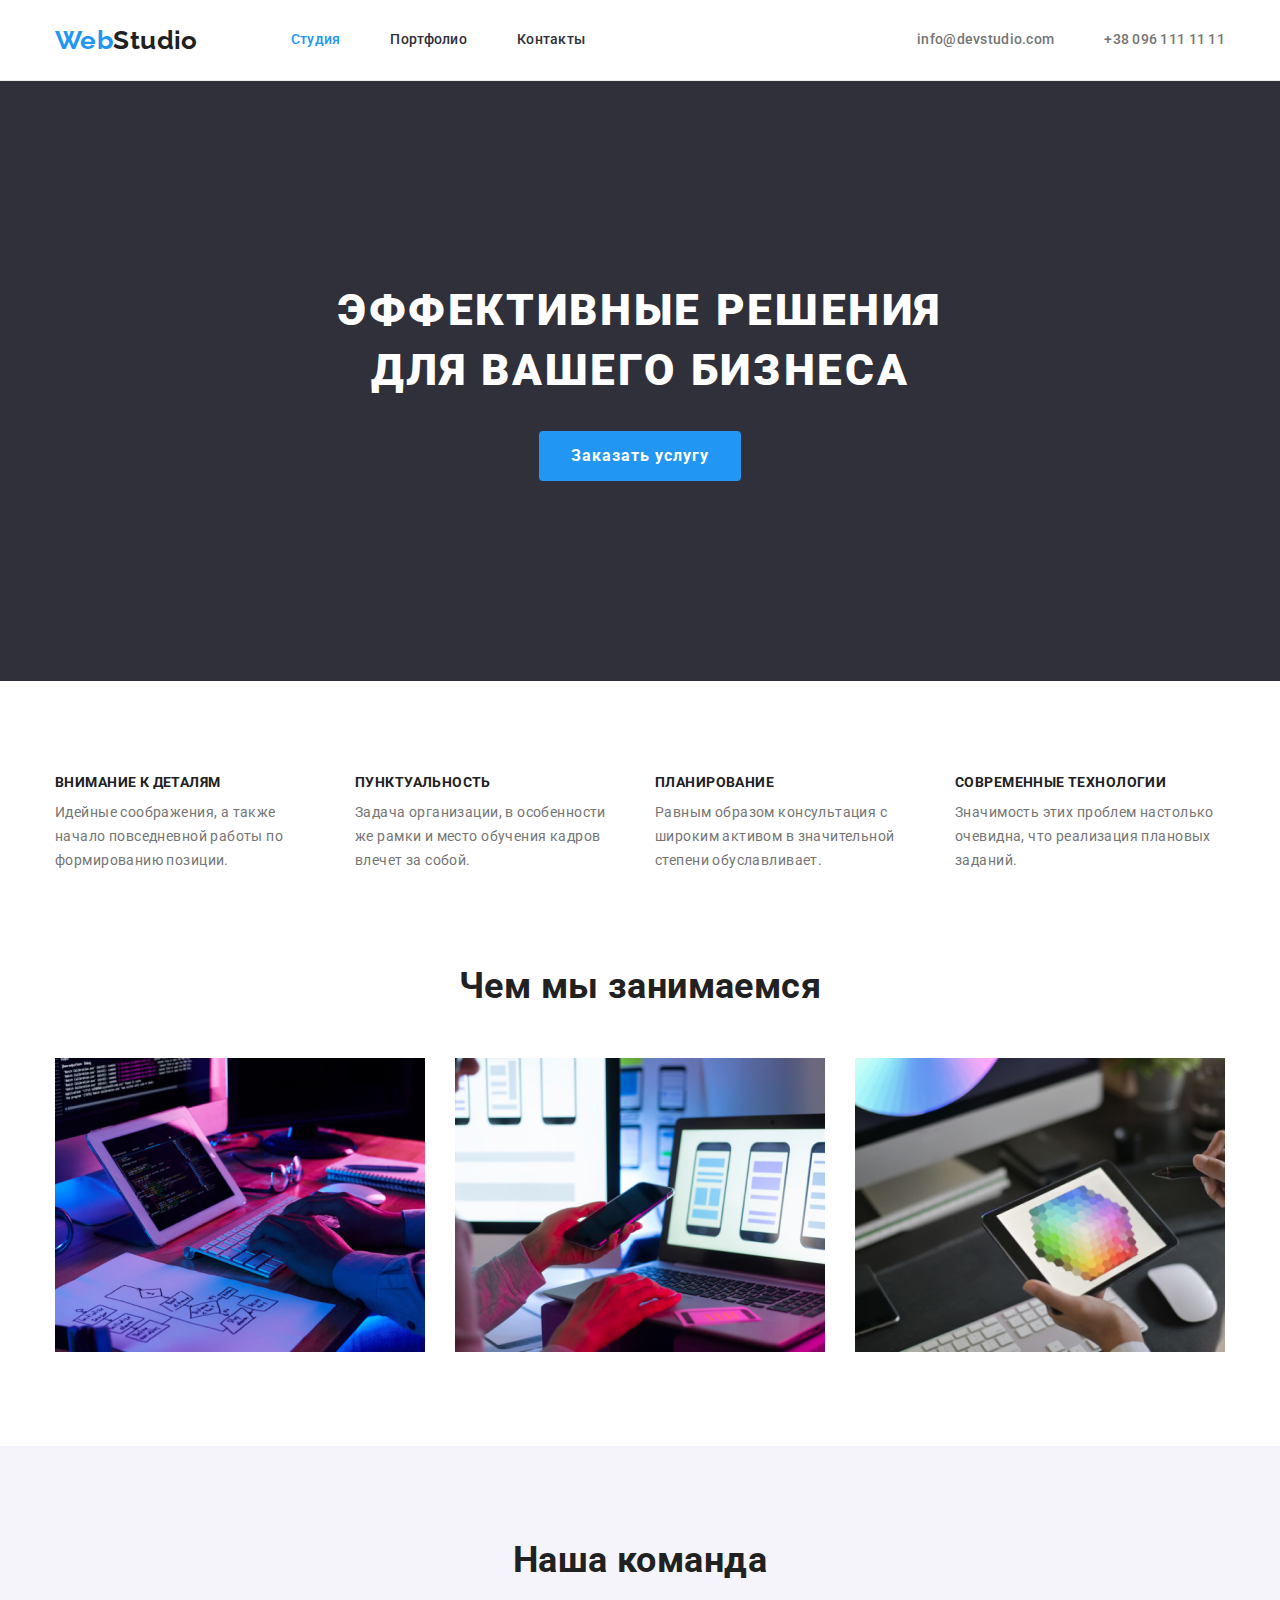
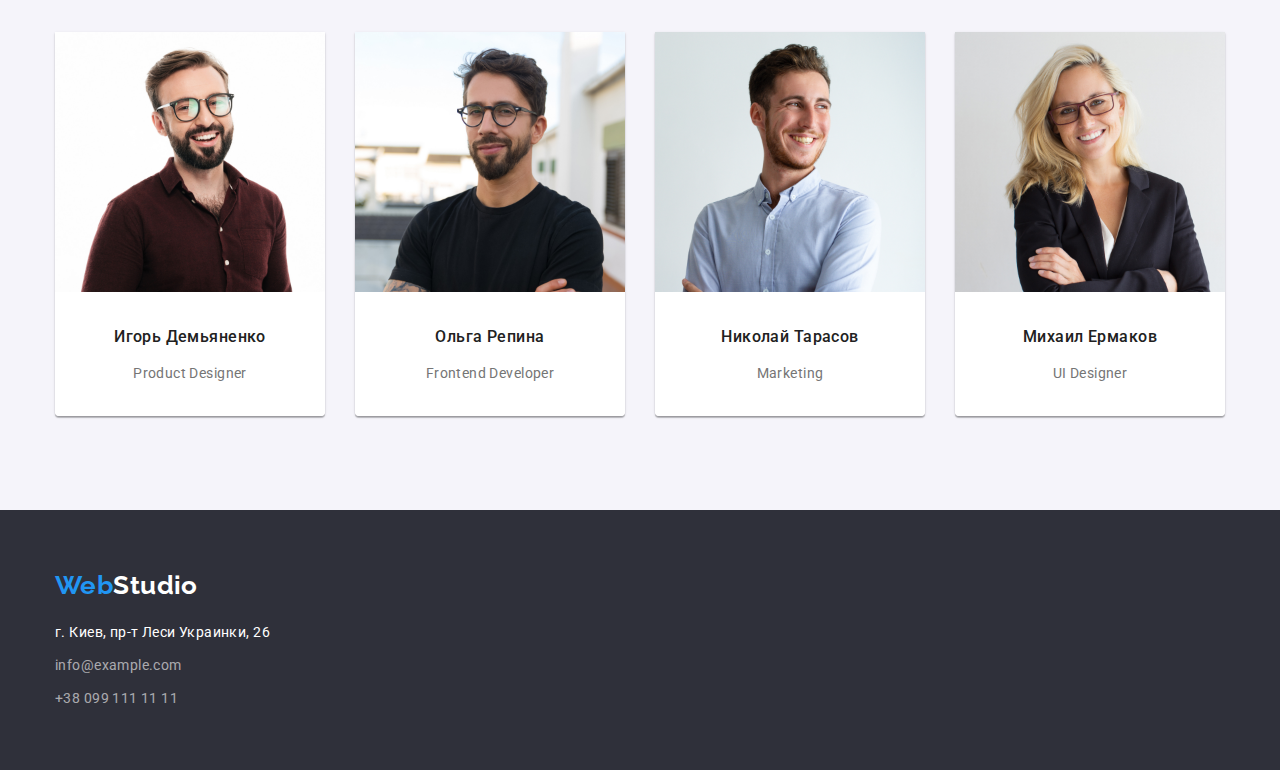
<file: index.html>
<!DOCTYPE html>
<html lang="ru">

<head>
    <meta charset="UTF-8">
    <meta http-equiv="X-UA-Compatible" content="IE=edge">
    <meta name="viewport" content="width=, initial-scale=1.0">
    <title>Document</title>
    <link rel="preconnect" href="https://fonts.gstatic.com">
    <link href="https://fonts.googleapis.com/css2?family=Raleway:wght@700&family=Roboto:wght@400;500;700;900&display=swap"
        rel="stylesheet">
        <link rel="stylesheet" href="https://cdnjs.cloudflare.com/ajax/libs/modern-normalize/1.0.0/modern-normalize.min.css">
        <link rel="stylesheet" href="./css/styles.css">
</head>

<body>
    <!--Шапка-->
<header class="page-header" >
    <div class="container main-header">
        <a href="./index.html" class="header-logo logo">
            Web<span class="colortext-header">Studio</span>
        </a>
        <nav>
    <!--Навигация-->
           <ul class="site-nav list">
           <li class="item"><a class="link current" href="">Студия</a></li>
           <li class="item"><a class="link" href="./portfolio.html">Портфолио</a></li>
           <li class="item"><a class="link" href="">Контакты</a></li>
         </ul>
        </nav>
    <!--Контакты-->
    <ul class="contacts-header list">
        <li class="item"><a class="link" href="mailto:info@devstudio.com">info@devstudio.com</a></li>
        <li class="item"><a class="link" href="tel:+380961111111">+38 096 111 11 11</a></li>
    </ul>
</div>
</header>
    <!--Уникальный контент-->
<main>
    <!--Герой-->
    <section class="hero">
        <h1 class="hero-title">Эффективные решения <br /> для вашего бизнеса</h1>
        <button type="button" class="button primari">Заказать услугу</button>
    </section>
    <!--Преимущества-->

<section class="section-features">
    <div class="container">
        <h2 class="section-title visually-hidden">Наши преимущества</h2>
        <ul class="features-list list">
        <li class="item">
            <h3 class="features-title">Внимание к деталям</h3>
            <p class="features-text">Идейные соображения, а также начало повседневной работы по формированию позиции.</p>
        </li>
        <li class="item">
            <h3 class="features-title">Пунктуальность</h3>
            <p class="features-text">Задача организации, в особенности же рамки и место обучения кадров влечет за собой.</p>
        </li>
        <li class="item">
            <h3 class="features-title">Планирование</h3>
            <p class="features-text">Равным образом консультация с широким активом в значительной степени обуславливает.</p>
        </li>
        <li class="item">
            <h3 class="features-title">Современные технологии</h3>
            <p class="features-text">Значимость этих проблем настолько очевидна, что реализация плановых заданий.</p>
        </li>
    </ul>
    </div>
</section>

    <!--Чем мы занимаемся-->

<section class="section-work">
    <div class="container">  
    <h2 class="section-title">Чем мы занимаемся</h2>
    <ul class="work-list list">
        <li class="item">
            <a href=""><img src="./images/box_1.jpg" alt="Разработкой сайтов" width="370" /></a>
        </li>
        <li class="item">
            <a href=""><img src="./images/box_2.jpg" alt="Создание приложений" width="370" /></a>
        </li>
        <li class="item">
            <a href=""><img src="./images/box_3.jpg" alt="Дизайн" width="370" /></a>
        </li>
    </ul>
    </div>
</section>
   
        <!--Наша команда-->
<section class="section-team">
    <div class="container">
        <h2 class="section-title">Наша команда</h2>
            <ul class="team-list list" >
            <li class="item">
            <img src="./images/foto1.jpg" alt="Игорь Демьяненко" width="270">
                <div class="team-description">
                <h3 class="title-team">Игорь Демьяненко</h3>
                <p>Product Designer</p>
            </div>
        </li>
        <li class="item">
            <img src="./images/foto2.jpg" alt="Ольга Репина" width="270">
            <div class="team-description">
            <h3 class="title-team">Ольга Репина</h3>
            <p>Frontend Developer</p>
            </div>
        </li>
        <li class="item">
            <img src="./images/foto3.jpg" alt="Николай Тарасов" width="270">
            <div class="team-description">
                <h3 class="title-team">Николай Тарасов</h3>
                <p>Marketing</p>
            </div>
        </li>
        <li class="item">
            <img src="./images/foto4.jpg" alt="Михаил Ермаков" width="270">
            <div class="team-description">
                <h3 class="title-team">Михаил Ермаков</h3>
                <p>UI Designer</p>
            </div>
        </li>
    </ul>
    </div>
    </section>
</main>

    <!--Футер-->
<footer class="page-footer">
    <div class="container">
    <a href="./index.html" class="footer-logo logo">
        Web<span class="colortext-footer">Studio</span>
    </a>

    <address class="adress-footer">
        г. Киев, пр-т Леси Украинки, 26
    </address>

    <address class="contacts-footer">
        <a class="link" href="mailto:info@example.com">info@example.com</a> 
        <a class="link" href="tel:+380991111111">+38 099 111 11 11</a>
    </address>
    </div>
</footer>
</body>

</html>
</file>
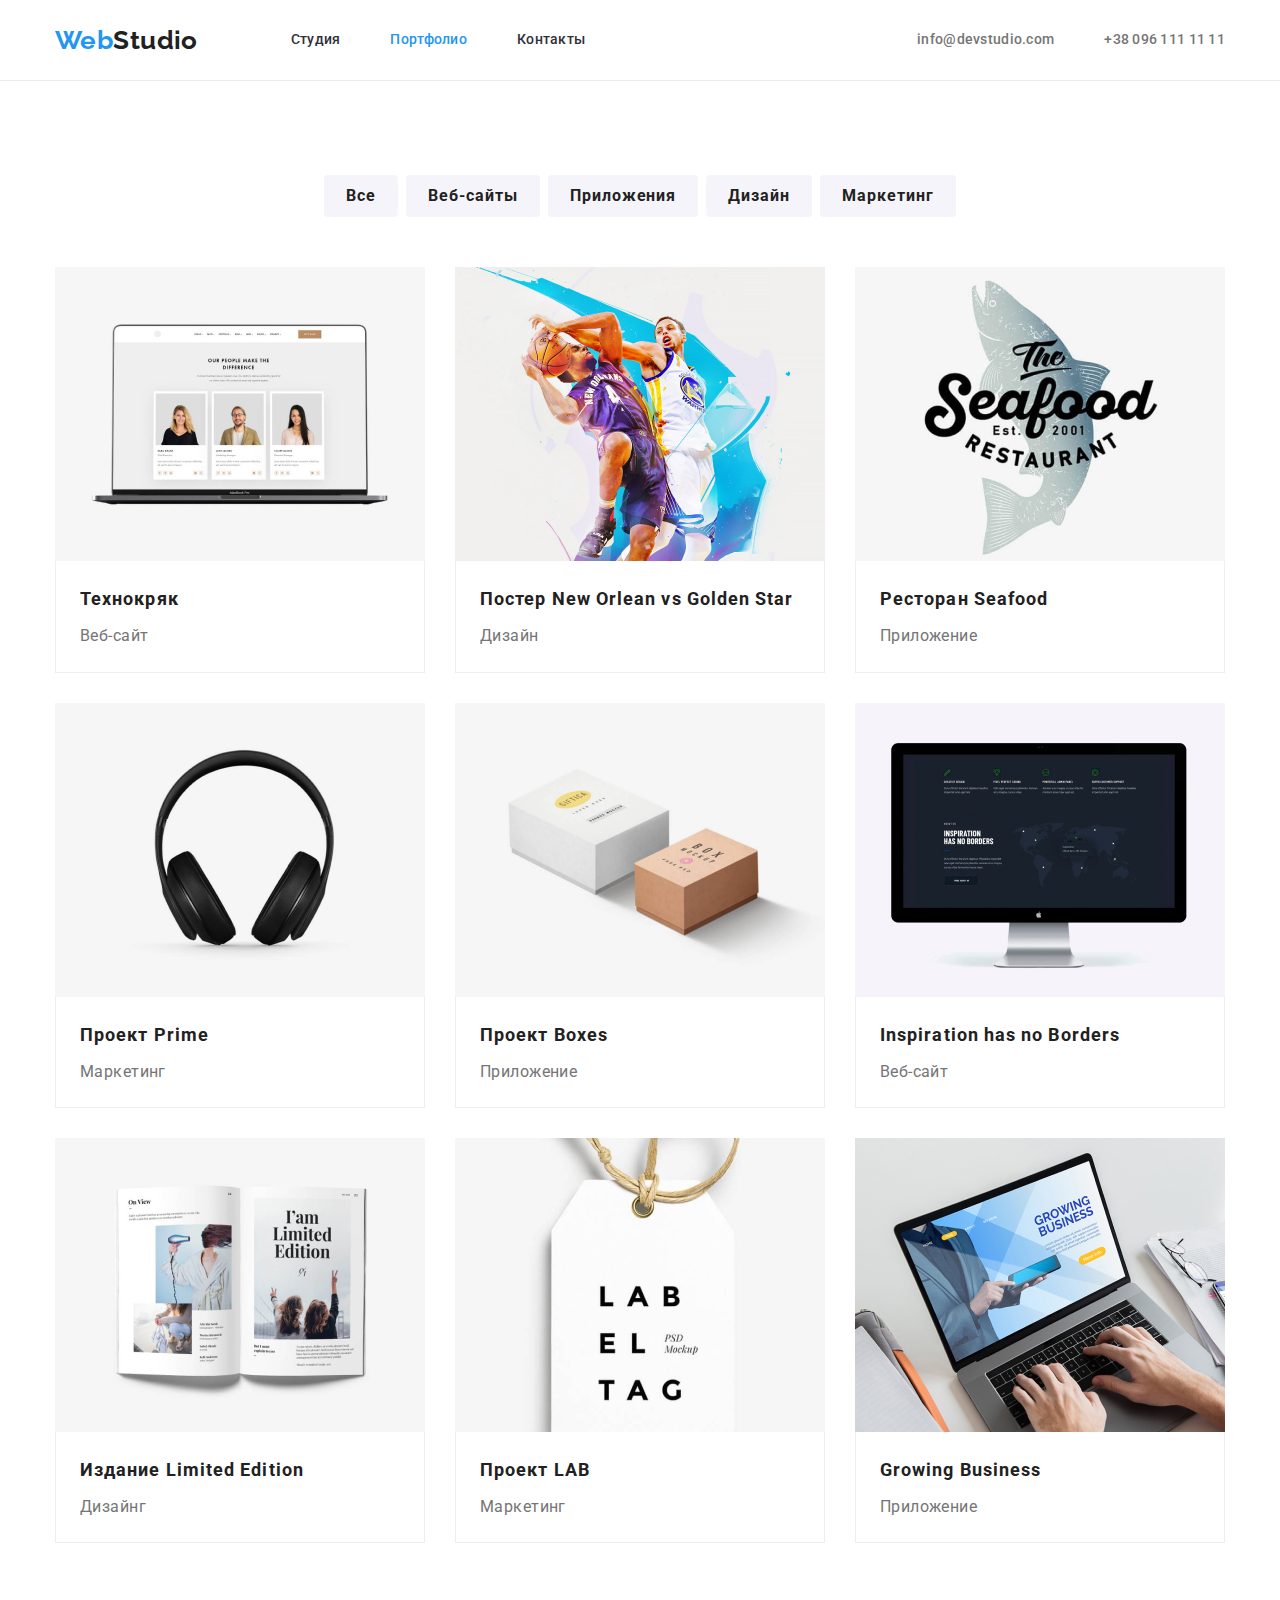
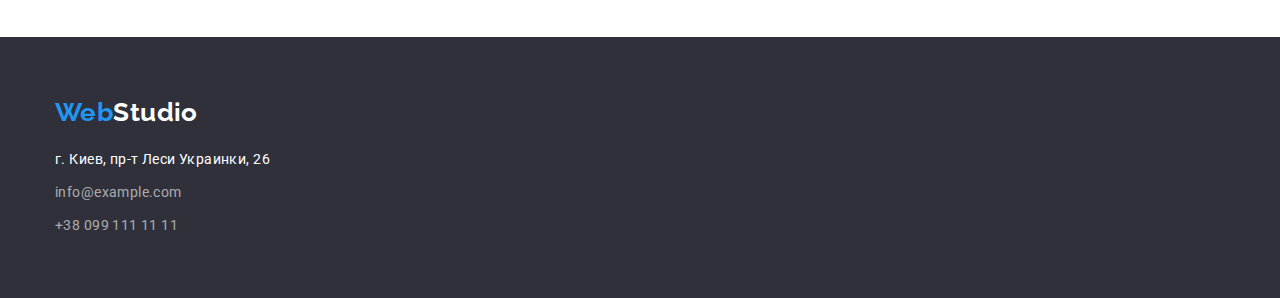
<file: portfolio.html>
<!DOCTYPE html>
<html lang="ru">

<head>
    <meta charset="UTF-8">
    <meta http-equiv="X-UA-Compatible" content="IE=edge">
    <meta name="viewport" content="width=, initial-scale=1.0">
    <title>Document</title>
    <link rel="preconnect" href="https://fonts.gstatic.com">
    <link href="https://fonts.googleapis.com/css2?family=Raleway:wght@700&family=Roboto:wght@400;500;700;900&display=swap"
        rel="stylesheet">
        <link rel="stylesheet" href="https://cdnjs.cloudflare.com/ajax/libs/modern-normalize/1.0.0/modern-normalize.min.css">
        <link rel="stylesheet" href="./css/styles.css">
</head>

<body>
    <!--Шапка-->
<header class="page-header">
    <div class="container main-header">
<a href="./index.html" class="header-logo logo">
    Web<span class="colortext-header">Studio</span>
</a>
<!--Навигация-->
<nav>
<ul class="site-nav list">
    <li class="item"><a class="link" href="./index.html">Студия</a></li>
    <li class="item"><a class="link current" href="./portfolio.html">Портфолио</a></li>
    <li class="item"><a class="link" href="">Контакты</a></li>
</ul>
</nav>
<!--Контакты-->
<ul class="contacts-header list">
    <li class="item"><a class="link" href="mailto:info@devstudio.com">info@devstudio.com</a></li>
    <li class="item"><a class="link" href="tel:+380961111111">+38 096 111 11 11</a></li>
</ul>
</div>
</header>

<!--Уникальный контент-->
<main>
<!--Фильтры-->
<section class="filter-section">
    <div class="container">
    <h1 class="our-projects visually-hidden">Наши проекты</h1>
<ul class="projects-filter list">
    <li class="item"><button class="button secondary" type="button">Все</button></li>
    <li class="item"><button class="button secondary" type="button">Веб-сайты</button></li>
    <li class="item"><button class="button secondary" type="button">Приложения</button></li>
    <li class="item"><button class="button secondary" type="button">Дизайн</button></li>
    <li class="item"><button class="button secondary" type="button">Маркетинг</button></li>
</ul>


<!--Герой-->
 <ul class="projects-list list">
    <li class="item">
        <a class="projects-link" href="">
         <img src="./images/img1.jpg" alt="Ноутбук" width="370">
         <div class="projects-description">
         <h2 class="projects-title">Технокряк</h2>
         <p class="projects-text">Веб-сайт</p>
        </div>
        </a>
    </li> 
    <li class="item">
        <a class="projects-link" href="">
          <img src="./images/img2.jpg" alt="Баскетболисты" width="370">
        <div class="projects-description">
         <h2 class="projects-title">Постер New Orlean vs Golden Star</h2>
         <p class="projects-text">Дизайн</p>
        </div>
        </a>
    </li>
    <li class="item">
        <a class="projects-link" href="">
         <img src="./images/img3.jpg" alt="Эмблема ресторана" width="370">
        <div class="projects-description">
         <h2 class="projects-title">Ресторан Seafood</h2>
         <p class="projects-text">Приложение</p>
        </div>
        </a>
    </li>
    <li class="item">
        <a class="projects-link" href="">
         <img src="./images/img4.jpg" alt="Наушники" width="370">
        <div class="projects-description">
         <h2 class="projects-title">Проект Prime</h2>
         <p class="projects-text">Маркетинг</p>
        </div>
        </a>
    </li>

    <li class="item">
        <a class="projects-link" href="">
        <img src="./images/img5.jpg" alt="Коробки" width="370">
        <div class="projects-description">
        <h2 class="projects-title">Проект Boxes</h2>
        <p class="projects-text">Приложение</p>
        </div>
        </a>
    </li>

    <li class="item">
        <a class="projects-link" href="">
        <img src="./images/img6.jpg" alt="Компьютер" width="370">
        <div class="projects-description">
        <h2 class="projects-title">Inspiration has no Borders</h2>
        <p class="projects-text">Веб-сайт</p>
        </div>
        </a>
    </li>
    <li class="item">
        <a class="projects-link" href="">
        <img src="./images/img7.jpg" alt="Журнал" width="370">
        <div class="projects-description">
        <h2 class="projects-title">Издание Limited Edition</h2>
        <p class="projects-text">Дизайнг</p>
        </div>
        </a>
    </li>
    <li class="item">
        <a class="projects-link" href="">
        <img src="./images/img8.jpg" alt="Бирка" width="370">
        <div class="projects-description">
        <h2 class="projects-title">Проект LAB</h2>
        <p class="projects-text">Маркетинг</p>
        </div>
        </a>
    </li>
    <li class="item">
        <a class="projects-link" href="">
        <img src="./images/img9.jpg" alt="Ноутбук" width="370">
        <div class="projects-description">
        <h2 class="projects-title">Growing Business</h2>
        <p class="projects-text">Приложение</p>
        </div>
        </a>
    </li>
</ul>
</div>
</section>
</main>
    <!--Футер-->
<footer class="page-footer">
    <div class="container">
        <a href="./index.html" class="footer-logo logo">
            Web<span class="colortext-footer">Studio</span>
        </a>

        <address class="adress-footer">
            г. Киев, пр-т Леси Украинки, 26
        </address>

        <address class="contacts-footer">
            <a class="link" href="mailto:info@example.com">info@example.com</a>
            <a class="link" href="tel:+380991111111">+38 099 111 11 11</a>
        </address>
    </div>
</footer>
</body>

</html>
</file>
<file: css/styles.css>
html {
  box-sizing: border-box;
}
*,
*::after,
*::before {
  box-sizing: inherit;
}

:root {
  --primari-text-color: #757575;
  --title-text-color: #212121;
  --accent-text-color: #ffffff;
  --main-logo-color: #2196f3;
  --accent-bg-color: #2f303a;
  --page-header-bg: #ffffff;
  --main-bg-color: #e5e5e5;
  --secondary-btn-bg: #f5f4fa;
  --accent-btn-bg: #2196f3;
  --accent-primari-btn-bg: #188ce8;
  --accent-link-color: #2196f3;
  --header-border: #ececec;
  --projects-description-border: #eeeeee;
  --card-set-gap: 30px;
}

/* Утилиты */
.list {
  list-style: none;
  margin: 0px;
  padding: 0px;
}

.container {
  width: 1200px;
  margin-left: auto;
  margin-right: auto;
  padding-left: 15px;
  padding-right: 15px;
}

body {
  font-family: Roboto, sans-serif;
  font-size: 14px;
  line-height: 1.7;
  color: var(--primari-text-color);
  letter-spacing: 0.03em;
}

h1,
h2,
h3,
h4,
h5,
h6,
p {
  margin: 0px;
}

img {
  display: block;
  max-width: 100%;
  height: auto;
}
.colortext-header {
  color: var(--title-text-color);
}

/* button */
.button.secondary {
  color: var(--title-text-color);
  background: var(--secondary-btn-bg);
  padding: 6px 22px 6px 22px;
  min-width: 73px;
}
.button.secondary:hover,
.button.secondary:focus {
  color: var(--accent-text-color);
  background: var(--accent-btn-bg);
}
.button.primari {
  color: var(--accent-text-color);
  background: var(--accent-btn-bg);
  padding: 10px 32px 10px 32px;
  min-width: 200px;
}
.button.primari:hover,
.button.primari:focus {
  color: var(--accent-text-color);
  background: var(--accent-primari-btn-bg);
}
.button {
  display: inline-block;
  border-radius: 4px;
  border: 0px;
  font-weight: bold;
  font-size: 16px;
  line-height: 1.9;
  letter-spacing: 0.06em;
  font-family: inherit;
  cursor: pointer;
}

/* Шапка */
.page-header {
  background: var(--page-header-bg);
  border-bottom: 1px solid var(--header-border);
}
.main-header {
  display: flex;
  align-items: center;
}

.logo {
  font-family: Raleway, cursive;
  font-weight: bold;
  font-size: 26px;
  line-height: 1.19;
  color: var(--main-logo-color);
  text-decoration: none;
}
.header-logo {
  margin-right: 93px;
}
/*Навигация*/
.site-nav {
  display: inline-flex;
}
.site-nav .item:not(:last-child) {
  margin-right: 50px;
}
.site-nav .link {
  display: block;
  padding-top: 32px;
  padding-bottom: 32px;

  font-weight: 500;
  font-size: 14px;
  line-height: 1.14;
  letter-spacing: 0.02em;
  color: var(--accent-bg-color);
  text-decoration: none;
}
.site-nav .link:hover,
.site-nav .link:focus {
  color: var(--accent-link-color);
}
.site-nav .link.current {
  color: var(--accent-link-color);
}

/* Контакты */
.contacts-header .link:hover,
.contacts-header .link:focus {
  color: var(--accent-link-color);
}

.contacts-header {
  display: flex;
  margin-left: auto;
}

.contacts-header .item:not(:last-child) {
  margin-right: 50px;
}
.contacts-header .link {
  display: block;
  padding-top: 32px;
  padding-bottom: 32px;

  font-weight: 500;
  font-size: 14px;
  line-height: 1.14;
  letter-spacing: 0.02em;
  color: var(--primari-text-color);
  text-decoration: none;
}

/* Уникальный контент */
.section-title {
  font-weight: bold;
  font-size: 36px;
  line-height: 1.16;
  text-align: center;
  color: var(--title-text-color);
  margin-bottom: 50px;
}

/* Герой */
.hero {
  padding-top: 200px;
  padding-bottom: 200px;
  background: var(--accent-bg-color);
  color: var(--accent-text-color);
  text-align: center;
}

.hero-title {
  margin-top: 0px;
  margin-bottom: 30px;
  font-weight: 900;
  font-size: 44px;
  line-height: 1.36;
  letter-spacing: 0.06em;
  text-transform: uppercase;
}
/* Преимущества */

.section-features {
  padding-top: 94px;
}

.features-list {
  display: flex;
  flex-wrap: wrap;
  margin: 0px;
  padding: 0px;
  margin-top: -30px;
  margin-left: -30px;
}
.features-list .item {
  margin-top: 30px;
  margin-left: 30px;
  flex-basis: calc((100% - 30px * 4) / 4);
}

.features-title {
  font-weight: bold;
  font-size: 14px;
  line-height: 1.14;
  text-transform: uppercase;
  color: var(--title-text-color);
  margin-bottom: 10px;
}

/* Чем мы занимаемся */
.section-work {
  padding-top: 94px;
  padding-bottom: 94px;
}
.work-list {
  display: flex;
  flex-wrap: wrap;
  margin: 0px;
  padding: 0px;
  margin-top: -30px;
  margin-left: -30px;
}
.work-list .item {
  flex-basis: calc((100% - 30px * 3) / 3);
  margin-top: 30px;
  margin-left: 30px;
}
/* Наша команда */

.section-team {
  background: var(--secondary-btn-bg);
  padding-top: 94px;
  padding-bottom: 94px;
}

.team-list {
  display: flex;
  flex-wrap: wrap;
  margin: 0px;
  padding: 0px;
  margin-top: -30px;
  margin-left: -30px;
}
.team-list .item {
  flex-basis: calc((100% - 30px * 4) / 4);
  margin-top: 30px;
  margin-left: 30px;
  text-align: center;
  border-radius: 0px 0px 4px 4px;
  overflow: hidden;
  box-shadow: 0px 1px 3px rgba(0, 0, 0, 0.12), 0px 1px 1px rgba(0, 0, 0, 0.14), 0px 2px 1px rgba(0, 0, 0, 0.2);
}

.team-description {
  padding-top: 30px;
  padding-bottom: 30px;
  background: var(--page-header-bg);
}

.title-team {
  margin-bottom: 10px;
  font-weight: 500;
  font-size: 16px;
  line-height: 1.9;
  color: var(--title-text-color);
}

/* Футер */
.page-footer {
  background: var(--accent-bg-color);
  padding-top: 60px;
  padding-bottom: 60px;
}
.footer-logo {
  display: block;
  margin-bottom: 20px;
}
.page-footer .link:hover,
.page-footer .link:focus {
  color: var(--accent-link-color);
}
.colortext-footer {
  color: var(--accent-text-color);
}
.adress-footer {
  margin-bottom: 9px;
  font-size: 14px;
  line-height: 1.7;
  color: var(--accent-text-color);
  font-style: normal;
}
.contacts-footer .link:hover,
.contacts-footer .link:focus {
  color: var(--accent-link-color);
}
.contacts-footer .link {
  display: block;
  font-size: 14px;
  line-height: 1.7;
  color: rgba(255, 255, 255, 0.6);
  text-decoration: none;
  font-style: normal;
}
.contacts-footer .link:not(:last-child) {
  margin-bottom: 9px;
}

/* portfolio page */
/* Фильтры */
.filter-section {
  padding-top: 94px;
  padding-bottom: 94px;
}

.projects-filter {
  display: flex;
  justify-content: center;
  margin-bottom: 50px;
}

.projects-filter .item:not(:last-child) {
  margin-right: 8px;
}
/* Герой */
.projects-list {
  display: flex;
  flex-wrap: wrap;
  margin: 0px;
  padding: 0px;
  margin-left: calc(-1 * var(--card-set-gap));
  margin-top: calc(-1 * var(--card-set-gap));
}
.projects-list .item {
  flex-basis: calc((100% - var(--card-set-gap) * 3) / 3);
  margin-left: var(--card-set-gap);
  margin-top: var(--card-set-gap);
}

.projects-description {
  padding: 20px 24px 20px 24px;
  border-right: 1px solid var(--projects-description-border);
  border-bottom: 1px solid var(--projects-description-border);
  border-left: 1px solid var(--projects-description-border);
  background: var(--page-header-bg);
}

.projects-title {
  margin-bottom: 4px;
  font-weight: bold;
  font-size: 18px;
  line-height: 2;
  letter-spacing: 0.06em;
  color: var(--title-text-color);
}

.projects-text {
  font-size: 16px;
  line-height: 1.9;
  color: var(--primari-text-color);
}
.projects-link {
  text-decoration: none;
}

.visually-hidden {
  position: absolute !important;
  clip: rect(1px 1px 1px 1px);
  clip: rect(1px, 1px, 1px, 1px);
  padding: 0 !important;
  border: 0 !important;
  height: 1px !important;
  width: 1px !important;
  overflow: hidden;
}
</file>
